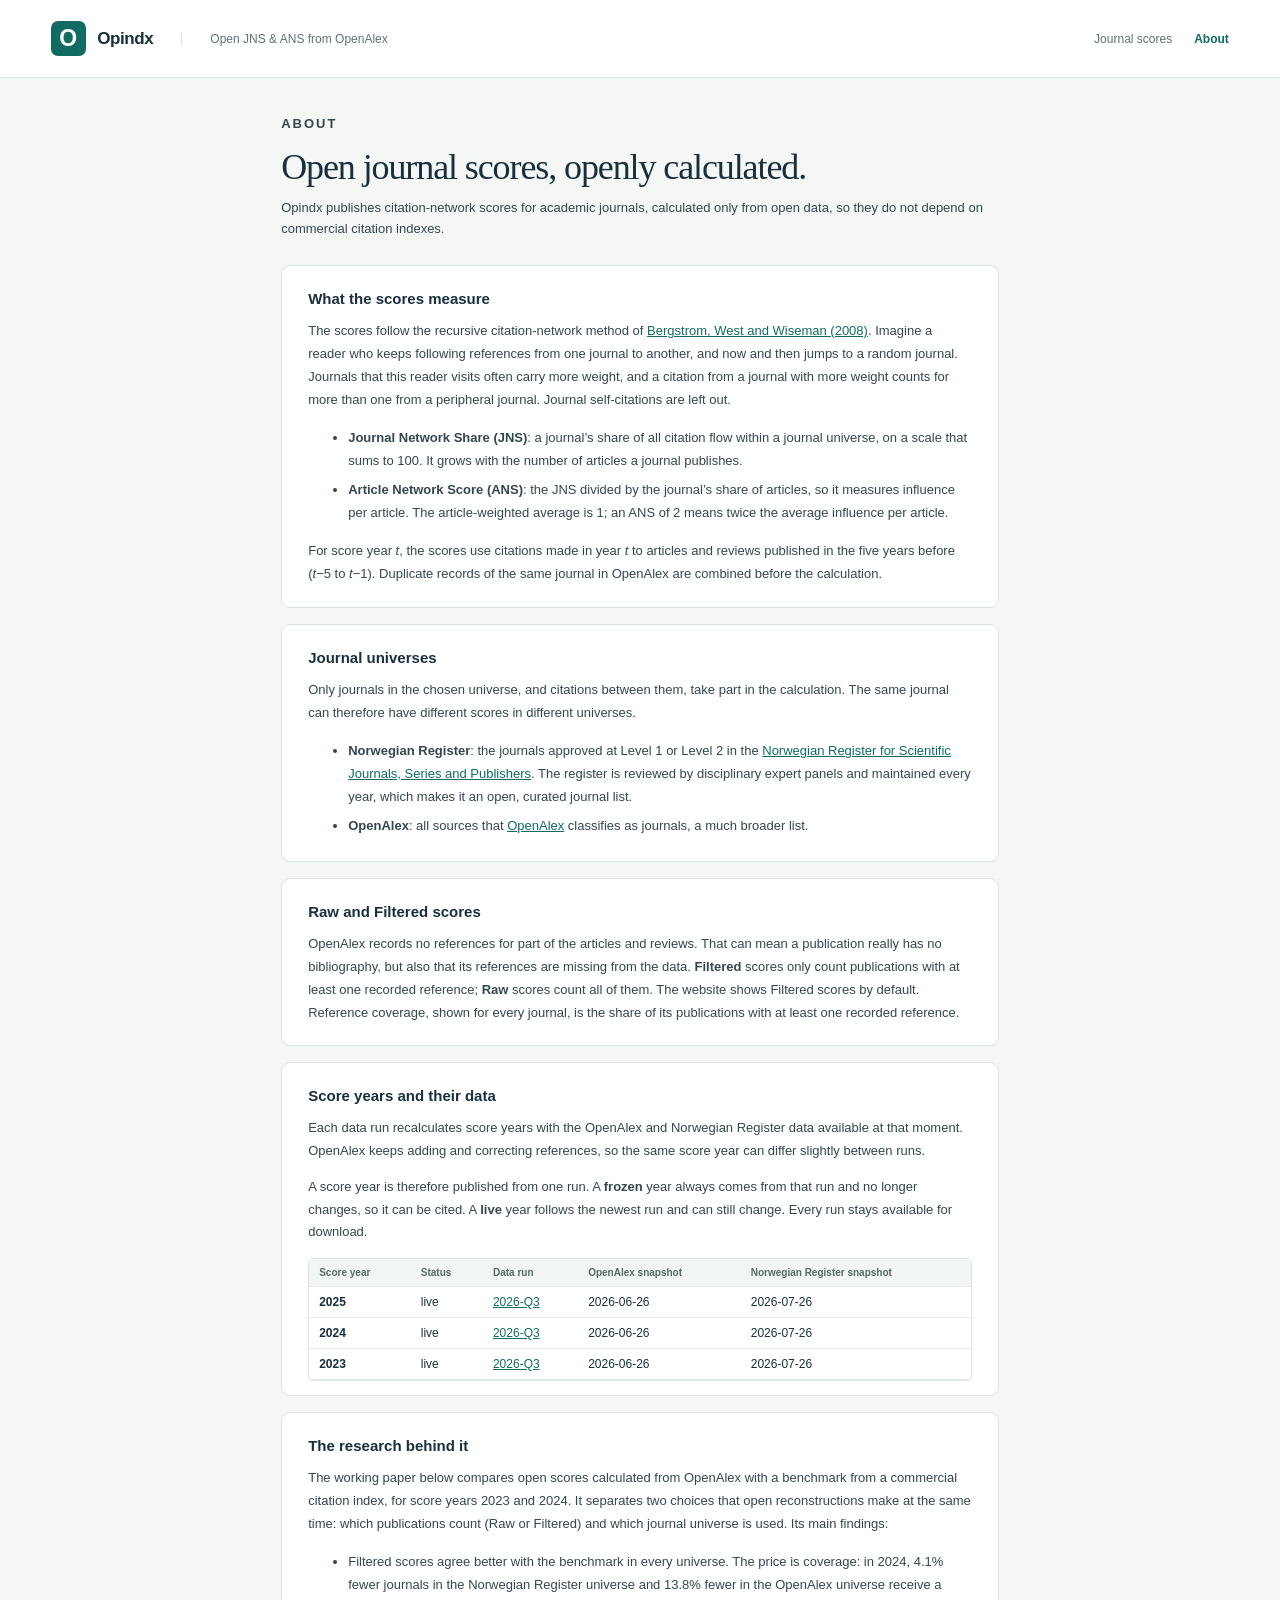
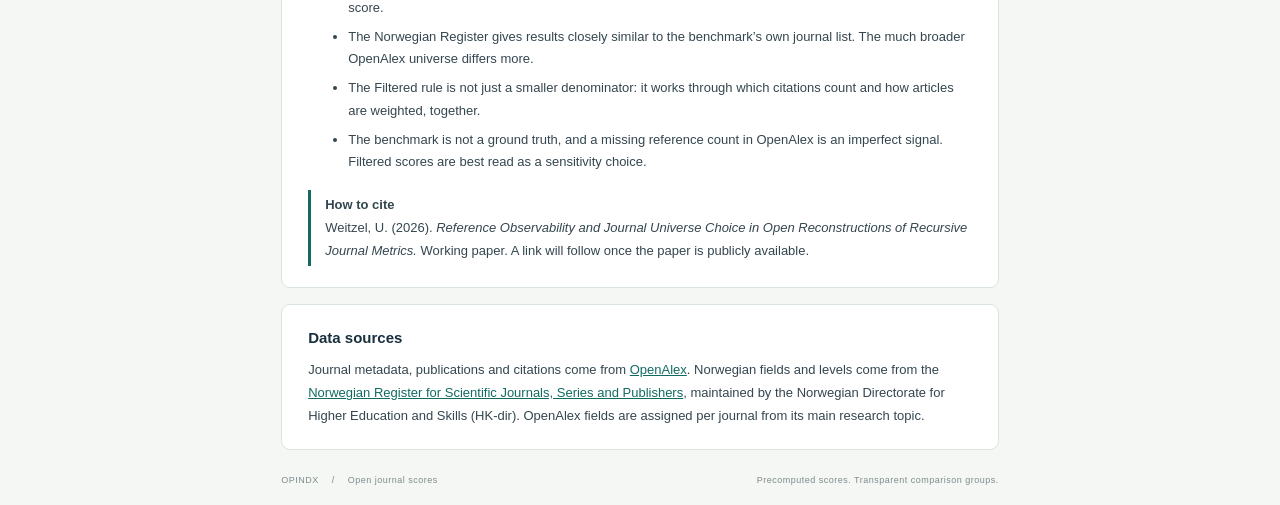
<file: about.html>
<!doctype html>
<html lang="en">
<head>
  <meta charset="utf-8">
  <meta name="viewport" content="width=device-width,initial-scale=1">
  <meta name="description" content="How the open journal scores on Opindx are calculated, and the research behind them.">
  <meta name="color-scheme" content="light">
  <title>About · Opindx</title>
  <link rel="stylesheet" href="styles.css?v=0fedb4a">
</head>
<body>
  <header class="masthead">
    <a class="brand" href="index.html"><span class="brand-mark" aria-hidden="true">O</span> Opindx</a>
    <span class="masthead-note">Open JNS &amp; ANS from OpenAlex</span>
    <nav class="nav" aria-label="Pages"><a href="index.html">Journal scores</a><a href="about.html" aria-current="page">About</a></nav>
  </header>
  <main class="about">
    <p class="eyebrow">ABOUT</p>
    <h1>Open journal scores, openly calculated.</h1>
    <p class="subtitle">Opindx publishes citation-network scores for academic journals, calculated only from open data, so they do not depend on commercial citation indexes.</p>

    <section class="panel">
      <h2>What the scores measure</h2>
      <p>The scores follow the recursive citation-network method of <a href="https://doi.org/10.1523/JNEUROSCI.0003-08.2008">Bergstrom, West and Wiseman (2008)</a>. Imagine a reader who keeps following references from one journal to another, and now and then jumps to a random journal. Journals that this reader visits often carry more weight, and a citation from a journal with more weight counts for more than one from a peripheral journal. Journal self-citations are left out.</p>
      <ul>
        <li><strong>Journal Network Share (JNS)</strong>: a journal’s share of all citation flow within a journal universe, on a scale that sums to 100. It grows with the number of articles a journal publishes.</li>
        <li><strong>Article Network Score (ANS)</strong>: the JNS divided by the journal’s share of articles, so it measures influence per article. The article-weighted average is 1; an ANS of 2 means twice the average influence per article.</li>
      </ul>
      <p>For score year <em>t</em>, the scores use citations made in year <em>t</em> to articles and reviews published in the five years before (<em>t</em>−5 to <em>t</em>−1). Duplicate records of the same journal in OpenAlex are combined before the calculation.</p>
    </section>

    <section class="panel">
      <h2>Journal universes</h2>
      <p>Only journals in the chosen universe, and citations between them, take part in the calculation. The same journal can therefore have different scores in different universes.</p>
      <ul>
        <li><strong>Norwegian Register</strong>: the journals approved at Level 1 or Level 2 in the <a href="https://kanalregister.hkdir.no/en">Norwegian Register for Scientific Journals, Series and Publishers</a>. The register is reviewed by disciplinary expert panels and maintained every year, which makes it an open, curated journal list.</li>
        <li><strong>OpenAlex</strong>: all sources that <a href="https://openalex.org">OpenAlex</a> classifies as journals, a much broader list.</li>
      </ul>
    </section>

    <section class="panel">
      <h2>Raw and Filtered scores</h2>
      <p>OpenAlex records no references for part of the articles and reviews. That can mean a publication really has no bibliography, but also that its references are missing from the data. <strong>Filtered</strong> scores only count publications with at least one recorded reference; <strong>Raw</strong> scores count all of them. The website shows Filtered scores by default. Reference coverage, shown for every journal, is the share of its publications with at least one recorded reference.</p>
    </section>

    <section class="panel">
      <h2>Score years and their data</h2>
      <p>Each data run recalculates score years with the OpenAlex and Norwegian Register data available at that moment. OpenAlex keeps adding and correcting references, so the same score year can differ slightly between runs.</p>
      <p>A score year is therefore published from one run. A <strong>frozen</strong> year always comes from that run and no longer changes, so it can be cited. A <strong>live</strong> year follows the newest run and can still change. Every run stays available for download.</p>
      <div id="score-years">Loading the score years…</div>
    </section>

    <section class="panel">
      <h2>The research behind it</h2>
      <p>The working paper below compares open scores calculated from OpenAlex with a benchmark from a commercial citation index, for score years 2023 and 2024. It separates two choices that open reconstructions make at the same time: which publications count (Raw or Filtered) and which journal universe is used. Its main findings:</p>
      <ul>
        <li>Filtered scores agree better with the benchmark in every universe. The price is coverage: in 2024, 4.1% fewer journals in the Norwegian Register universe and 13.8% fewer in the OpenAlex universe receive a score.</li>
        <li>The Norwegian Register gives results closely similar to the benchmark’s own journal list. The much broader OpenAlex universe differs more.</li>
        <li>The Filtered rule is not just a smaller denominator: it works through which citations count and how articles are weighted, together.</li>
        <li>The benchmark is not a ground truth, and a missing reference count in OpenAlex is an imperfect signal. Filtered scores are best read as a sensitivity choice.</li>
      </ul>
      <p class="citation"><strong>How to cite</strong><br>Weitzel, U. (2026). <em>Reference Observability and Journal Universe Choice in Open Reconstructions of Recursive Journal Metrics.</em> Working paper. A link will follow once the paper is publicly available.</p>
    </section>

    <section class="panel">
      <h2>Data sources</h2>
      <p>Journal metadata, publications and citations come from <a href="https://openalex.org">OpenAlex</a>. Norwegian fields and levels come from the <a href="https://kanalregister.hkdir.no/en">Norwegian Register for Scientific Journals, Series and Publishers</a>, maintained by the Norwegian Directorate for Higher Education and Skills (HK-dir). OpenAlex fields are assigned per journal from its main research topic.</p>
    </section>

    <footer class="page-footer"><span>OPINDX <span aria-hidden="true">/</span> Open journal scores</span><span>Precomputed scores. Transparent comparison groups.</span></footer>
  </main>
  <script type="module">
    const escape = value => String(value ?? '—').replace(/[&<>"']/g, c => ({ '&': '&amp;', '<': '&lt;', '>': '&gt;', '"': '&quot;', "'": '&#39;' }[c]));
    const target = document.getElementById('score-years');
    try {
      const index = await (await fetch('data/index.json')).json();
      const row = entry => `<tr><th scope="row" class="align-left">${entry.year}</th>` +
        `<td class="align-left">${escape(entry.status)}</td>` +
        `<td class="align-left">${entry.release_url ? `<a href="${escape(entry.release_url)}">${escape(entry.run)}</a>` : escape(entry.run)}</td>` +
        `<td class="align-left">${escape(entry.openalex_snapshot)}</td><td class="align-left">${escape(entry.norwegian_register_snapshot)}</td></tr>`;
      target.innerHTML = index.years.length
        ? '<table><thead><tr><th scope="col" class="align-left">Score year</th><th scope="col" class="align-left">Status</th>' +
          '<th scope="col" class="align-left">Data run</th><th scope="col" class="align-left">OpenAlex snapshot</th>' +
          '<th scope="col" class="align-left">Norwegian Register snapshot</th></tr></thead><tbody>' +
          index.years.map(row).join('') + '</tbody></table>'
        : 'No score years published yet.';
    } catch (error) {
      target.textContent = `The score years could not be loaded (${error.message}).`;
    }
  </script>
</body>
</html>
</file>
<file: styles.css>
:root { --ink: #182f3d; --muted: #61717a; --teal: #116b62; --line: #dbe3e2; --paper: #f5f7f5; --white: #fff; --soft: #edf5f1; --amber: #886627; font-family: Inter,"Segoe UI",Arial,sans-serif; color: var(--ink); background: var(--paper); font-synthesis: none }
* { box-sizing: border-box }
body { margin: 0 }
button, input, select { font: inherit }
button, select, input[type=checkbox], summary { cursor: pointer }
a { color: var(--teal) }
button, a, input, select, summary { outline-offset: 4px }
button:focus-visible, a:focus-visible, input:focus-visible, select:focus-visible, summary:focus-visible { outline: 2px solid var(--teal) }
button { color: inherit }
input[type=checkbox] { accent-color: var(--teal); width: 16px; height: 16px; margin: 0; flex-shrink: 0 }
button:disabled { opacity: .38; cursor: default }
.masthead { min-height: 78px; background: var(--white); border-bottom: 1px solid var(--line); display: flex; align-items: center; gap: 28px; padding: 0 4vw }
.brand { display: flex; align-items: center; gap: 11px; text-decoration: none; color: var(--ink); font-size: 17px; font-weight: 700; letter-spacing: -.4px }
.brand-mark { display: grid; place-items: center; width: 35px; height: 35px; background: var(--teal); color: white; font-size: 23px; letter-spacing: -2px; border-radius: 7px; padding-right: 3px }
.masthead-note { border-left: 1px solid var(--line); padding-left: 28px; font-size: 12px; color: var(--muted) }
main { max-width: 1800px; margin: 0 auto; padding: 35px 4vw 20px }
.intro { display: flex; align-items: center; justify-content: space-between; gap: 24px }
.eyebrow { font-size: 10px; letter-spacing: 2px; color: var(--teal); font-weight: 700; margin: 0 0 10px }
h1 { font-family: Georgia,"Times New Roman",serif; font-size: 36px; font-weight: 400; letter-spacing: -1.1px; margin: 0 0 10px }
.subtitle { font-size: 14px; color: var(--muted); margin: 0 }
.notice { margin: 22px 0 17px; font-size: 12px; line-height: 1.6; border-left: 3px solid #b79c59; padding: 8px 13px; background: #f5f0e3; color: #695629 }
.panel { background: var(--white); border: 1px solid var(--line); border-radius: 9px }
.score-controls { padding: 18px 22px; display: flex; align-items: center; gap: 28px; flex-wrap: wrap }
.control { display: flex; flex-direction: column; gap: 7px; font-size: 11px; font-weight: 600; min-width: 0 }
.control select, .control input[type=number] { height: 36px; border: 1px solid #cdd7d6; border-radius: 5px; padding: 0 10px; background: #fff; color: var(--ink); font-size: 12px; min-width: 0; width: 100% }
.year-control { width: 96px }
.universe-control { width: 200px }
.check-line { display: flex; align-items: center; gap: 8px; font-size: 12px; font-weight: 400; line-height: 1.4 }
.check-line strong { font-weight: 600 }
.quiet-button { background: white; border: 1px solid var(--line); border-radius: 5px; padding: 9px 12px; font-size: 11px; white-space: nowrap }
.quiet-button:hover { background: var(--soft); border-color: #b7cec2 }
.reference-controls { display: grid; grid-template-columns: 1fr .65fr 1.6fr 1fr 1fr 1fr; gap: 14px; margin-top: 18px }
.input-suffix { position: relative }
.input-suffix input { padding-right: 32px!important }
.input-suffix span { position: absolute; right: 25px; top: 10px; font-size: 12px; color: var(--muted); pointer-events: none }
.pool-summary { margin-top: 17px; border-top: 1px solid #e7ece8; min-height: 43px; display: flex; align-items: center; justify-content: space-between; gap: 14px; font-size: 11px; color: var(--muted) }
.pool-summary strong { color: var(--teal) }
.pool-summary .check-line { font-size: 11px }
.table-panel { overflow: hidden }
.table-toolbar { display: flex; align-items: center; gap: 12px; padding: 17px 20px }
.search-box { position: relative; flex: 1; min-width: 180px }
.search-box input { width: 100%; border: 1px solid var(--line); border-radius: 5px; padding: 11px 12px 11px 35px; background: #fafcfb; font-size: 12px; color: var(--ink) }
.search-icon { position: absolute; left: 11px; top: 5px; font-size: 25px; color: var(--muted) }
.results-line { display: flex; align-items: center; gap: 18px; padding: 0 20px 13px; color: var(--muted); font-size: 11px }
#result-count { color: var(--ink); font-weight: 600 }
#reset { margin-left: auto }
.text-button { background: none; border: 0; padding: 0; font-size: 11px; color: var(--teal); text-decoration: underline; text-underline-offset: 3px }
.table-scroll { width: 100%; max-height: 670px; overflow: auto; border-top: 1px solid var(--line); border-bottom: 1px solid var(--line) }
table { width: 100%; border-collapse: separate; border-spacing: 0; font-size: 11px; font-variant-numeric: tabular-nums }
th, td { text-align: right; white-space: nowrap; border-bottom: 1px solid #e8eceb; padding: 12px 13px }
thead { position: sticky; top: 0; z-index: 3 }
thead th { background: #f1f5f3; font-size: 10px; font-weight: 600; color: #556963 }
.group-row th { border-bottom: 1px solid #d9e2de; text-transform: uppercase; letter-spacing: .6px; font-size: 9px; padding: 10px 13px; text-align: center }
.group-row .meta-group { text-align: left }
.score-group.n { background: #e6f1e9; color: #28634b }
.score-group.oa { background: #e8eff5; color: #386783 }
.percentile-group { background: #f4efdf!important; color: #77643d }
.sort-button { display: flex; align-items: center; justify-content: flex-end; gap: 7px; width: 100%; background: none; border: 0; padding: 0; font: inherit; color: inherit; min-height: 18px }
.align-left, .align-left .sort-button { text-align: left; justify-content: flex-start }
.sort-indicator { font-size: 11px; color: #8c9e96; min-width: 10px }
.sorted .sort-indicator { color: var(--teal) }
.journal-column { position: sticky; left: 0; z-index: 2; min-width: 255px; max-width: 290px; text-align: left; background: #fff; border-right: 1px solid var(--line) }
thead .journal-column { background: #f1f5f3; z-index: 4 }
.journal-title { background: none; border: 0; display: block; text-align: left; padding: 0; white-space: normal; line-height: 1.4; font-size: 12px; font-weight: 600; color: var(--ink); max-width: 260px }
.journal-id { display: inline-block; font-size: 10px; text-decoration: none; margin-top: 5px; color: #65857b }
.journal-id:hover { text-decoration: underline }
.field-cell { text-align: left; max-width: 180px; min-width: 150px; white-space: normal; line-height: 1.45; color: #5c6d71 }
.metric-cell { min-width: 73px }
.per-article-cell { font-weight: 650 }
.group-start { border-left: 1px solid var(--line) }
.percentile-cell { background: #fdfbf5; min-width: 85px; font-weight: 600; color: #66583b }
.missing { color: #9ca7ab; font-weight: 400 }
tbody tr:hover td { background: #f2f7f4 }
tbody tr:hover .percentile-cell { background: #f7f3e6 }
.coverage-cell { min-width: 100px }
.coverage-value { display: block; margin-bottom: 5px }
.coverage-track { width: 54px; height: 3px; background: #e7edeb; margin-left: auto; border-radius: 3px }
.coverage-fill { height: 3px; background: #72a791; border-radius: 3px }
.coverage-low .coverage-fill { background: #bdad88 }
.empty-cell { text-align: center; padding: 40px 20px; color: var(--muted); white-space: normal }
.table-footer { display: flex; align-items: center; gap: 20px; padding: 13px 20px; font-size: 10px; color: var(--muted) }
.legend { margin-left: auto; display: flex; align-items: center; gap: 6px }
.pagination { display: flex; gap: 6px }
.pagination button { background: #fff; border: 1px solid var(--line); width: 28px; height: 27px; border-radius: 4px }
.methodology { margin-top: 20px; padding: 0 22px }
.methodology summary { padding: 18px 0; font-size: 12px; font-weight: 600 }
.methodology summary span { float: right; color: var(--muted); font-size: 11px; font-weight: 400 }
.method-grid { display: grid; grid-template-columns: repeat(2,1fr); gap: 28px; border-top: 1px solid var(--line); padding: 12px 0 20px }
.method-grid h3 { font-size: 12px; margin: 10px 0 }
.method-grid p { font-size: 11px; line-height: 1.8; color: var(--muted) }
.page-footer { display: flex; justify-content: space-between; gap: 16px; margin-top: 25px; font-size: 9px; letter-spacing: .5px; color: #7d8b8b }
.page-footer span span { margin: 0 10px }
.visually-hidden { position: absolute; width: 1px; height: 1px; padding: 0; margin: -1px; overflow: hidden; clip: rect(0,0,0,0); white-space: nowrap; border: 0 }
.noscript { padding: 30px }
dialog { border: 1px solid var(--line); border-radius: 12px; max-width: 690px; width: calc(100% - 32px); padding: 30px; color: var(--ink); box-shadow: 0 20px 90px #102e3830 }
dialog::backdrop { background: #16362f70 }
.dialog-close { position: absolute; right: 12px; top: 8px; border: 0; background: none; font-size: 26px; color: var(--muted) }
dialog h2 { font-family: Georgia,serif; font-size: 25px; font-weight: 400; margin: 4px 24px 8px 0 }
dialog .dialog-label { font-size: 10px; letter-spacing: 1px; color: var(--teal) }
dialog dl { display: grid; grid-template-columns: 150px 1fr; gap: 12px; margin: 24px 0; font-size: 12px }
dialog dt { color: var(--muted) }
dialog dd { margin: 0; line-height: 1.5 }
dialog table { border: 1px solid var(--line); border-radius: 5px }
dialog p { font-size: 11px; line-height: 1.7; color: var(--muted) }
@media (min-width: 1500px) {
  main { padding-top: 40px }
  .reference-controls { gap: 20px }
  .journal-column { min-width: 290px }
  .table-scroll { max-height: 720px }
}
@media (max-width: 1150px) {
  .score-controls { gap: 20px }
  .reference-controls { grid-template-columns: 1fr 1fr 1.5fr }
  .table-toolbar { flex-wrap: wrap }
  .search-box { flex-basis: 55% }
  .masthead-note { display: none }
}
@media (max-width: 700px) {
  .masthead { min-height: 65px; padding: 0 18px }
  .brand { font-size: 15px }
  main { padding: 25px 14px 18px }
  .intro { display: block }
  h1 { font-size: 30px }
  .subtitle { font-size: 12px; line-height: 1.6 }
  .score-controls { padding: 16px }
  .score-controls { gap: 18px }
  .reference-controls { grid-template-columns: 1fr 1fr; gap: 14px 10px }
  .pool-summary { align-items: start; flex-direction: column; padding: 12px 0; line-height: 1.6 }
  .table-toolbar { padding: 14px; gap: 8px }
  .search-box { flex-basis: 100% }
  .quiet-button { padding: 9px; font-size: 10px }
  .results-line { padding: 0 14px 12px; gap: 12px }
  .journal-column { min-width: 208px; max-width: 220px }
  .journal-title { max-width: 190px }
  .table-scroll { max-height: 600px }
  .table-footer { padding: 12px; gap: 12px; flex-wrap: wrap }
  .legend { order: 3; width: 100%; margin-left: 0; font-size: 9px }
  .pagination { margin-left: auto }
  .methodology { padding: 0 16px }
  .methodology summary span { float: none; display: block; margin: 7px 0 0 16px }
  .method-grid { grid-template-columns: 1fr; gap: 4px }
  .page-footer { line-height: 1.6; flex-direction: column; gap: 4px }
  dialog dl { grid-template-columns: 105px 1fr }
  dialog { padding: 25px 20px }
}
.notice.dummy { border-left-color: #c0572b; background: #fbe9e1; color: #8a3a17; font-weight: 600 }
.notice.error { border-left-color: #b3261e; background: #fbe4e2; color: #8c1d18 }
.downloads { margin-top: 20px; padding: 18px 22px; font-size: 12px; line-height: 1.8 }
.downloads h2 { font-size: 13px; margin: 0 0 6px; font-weight: 650 }
.downloads p, .downloads ul { margin: 0; color: var(--muted) }
.downloads ul { padding-left: 18px }
.settings-button { margin-left: auto; align-self: end; height: 36px; min-width: 150px; font-size: 13px; font-weight: 600; color: var(--teal); border-color: var(--teal) }
.settings { margin: 14px 0 20px; padding: 4px 22px 18px }
.settings-group { padding-top: 16px }
.settings-group+.settings-group { border-top: 1px solid #e7ece8; margin-top: 16px }
.settings-group h2 { font-size: 13px; margin: 0 0 12px; font-weight: 650 }
.settings-row { display: flex; align-items: end; gap: 20px; flex-wrap: wrap }
.settings-row .control { min-width: 210px }
.hint { font-size: 11px; color: var(--muted); margin: 6px 0 0 24px }
#percentile-settings .reference-controls { grid-template-columns: repeat(4,1fr) auto; align-items: end }
dialog h3 { font-size: 12px; margin: 24px 0 10px }
dialog .current-year th, dialog .current-year td { background: var(--soft); font-weight: 600 }
dialog th, dialog td { padding: 8px 10px }
.help { position: relative; display: inline-grid; place-items: center; width: 15px; height: 15px; margin-left: 6px; border-radius: 50%; background: var(--soft); color: var(--teal); font-size: 10px; font-weight: 700; cursor: help }
.help-text { display: none; position: absolute; left: 0; top: 20px; z-index: 10; width: 290px; max-width: 70vw; padding: 10px 12px; background: #fff; border: 1px solid var(--line); border-radius: 6px; box-shadow: 0 8px 30px #102e3826; color: var(--ink); font-size: 11px; font-weight: 400; line-height: 1.6 }
.help:hover .help-text, .help:focus .help-text { display: block }
.check-group { border: 0; padding: 0; margin: 0; display: flex; flex-wrap: wrap; gap: 8px 16px; align-items: center }
.check-group legend { font-size: 11px; font-weight: 600; padding: 0; margin-bottom: 9px }
.downloads .settings-row { margin: 12px 0 4px }
.downloads .hint { margin: 8px 0 0 }
.nav { margin-left: auto; display: flex; gap: 22px; font-size: 12px }
.nav a { text-decoration: none; color: var(--muted) }
.nav a:hover, .nav a[aria-current=page] { color: var(--teal); font-weight: 600 }
.about { max-width: 820px }
.about .subtitle { margin-bottom: 26px; line-height: 1.6 }
.about .panel { padding: 4px 26px 8px; margin-bottom: 16px }
.about h2 { font-size: 15px; margin: 20px 0 10px }
.about p, .about li { font-size: 13px; line-height: 1.75; color: #34464f }
.about li { margin-bottom: 6px }
.about .citation { border-left: 3px solid var(--teal); padding: 4px 0 4px 14px }
.data-status { margin-left: 4px; font-weight: 600; color: var(--teal) }
.data-status.live { color: var(--amber) }
dialog .vintage { display: block; font-size: 10px; font-weight: 400; color: var(--muted) }
.more-info { display: inline-block; margin-top: 5px; margin-left: 10px }
.about table { width: 100%; border: 1px solid var(--line); border-radius: 5px; margin: 14px 0 6px; font-size: 12px }
.about th, .about td { padding: 8px 10px }
.filter-grid { display: grid; grid-template-columns: repeat(auto-fit, minmax(230px, 1fr)); gap: 16px }
.filter-box { border: 0; padding: 0; margin: 0; min-width: 0 }
.filter-box legend { font-size: 11px; font-weight: 600; padding: 0; margin-bottom: 8px }
.filter-box input[type=search] { width: 100%; height: 32px; border: 1px solid #cdd7d6; border-radius: 5px; padding: 0 10px; font-size: 12px; background: #fafcfb }
.filter-list { height: 148px; overflow-y: auto; border: 1px solid var(--line); border-radius: 5px; padding: 8px 10px; margin-top: 8px; display: flex; flex-direction: column; gap: 6px }
.filter-list .hint { margin: 2px 0 0 }
.oa-only-line { margin-top: 14px }
.picker { position: relative }
.picker summary { height: 36px; border: 1px solid #cdd7d6; border-radius: 5px; padding: 0 28px 0 10px; background: #fff; font-size: 12px; font-weight: 400; display: flex; align-items: center; cursor: pointer; list-style: none }
.picker summary::-webkit-details-marker { display: none }
.picker summary::after { content: 'BE'; position: absolute; right: 10px; top: 9px; color: var(--muted) }
.picker-list { position: absolute; z-index: 5; top: 41px; left: 0; min-width: 100%; flex-direction: column; align-items: start; gap: 9px; white-space: nowrap; background: #fff; border: 1px solid var(--line); border-radius: 5px; padding: 11px 13px; box-shadow: 0 6px 18px rgba(20,50,40,.10) }
</file>
